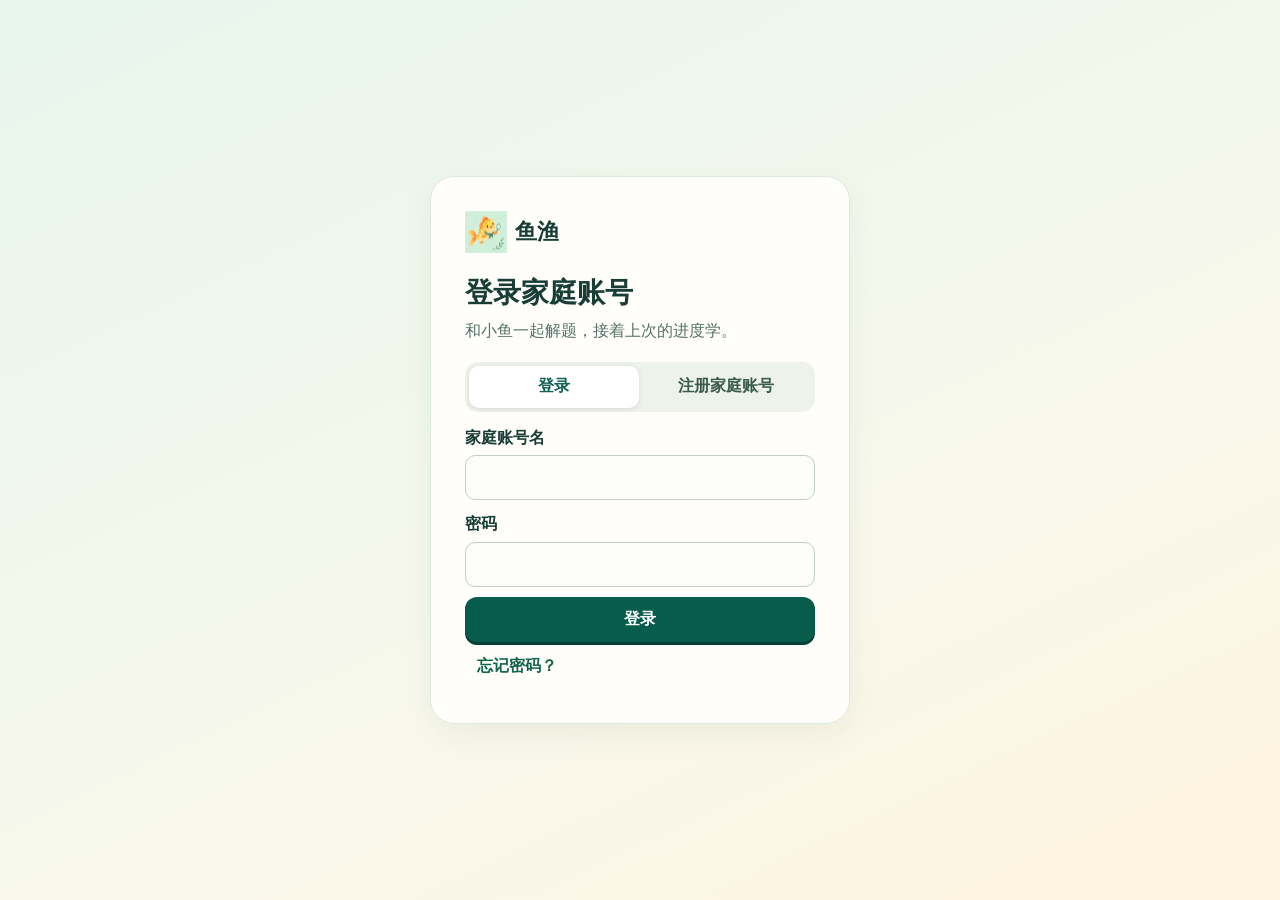
<file: public/login.html>
<!doctype html>
<html lang="zh-CN">
<head>
  <meta charset="utf-8">
  <meta name="viewport" content="width=device-width,initial-scale=1,viewport-fit=cover">
  <meta name="theme-color" content="#f7f8ef">
  <meta name="description" content="鱼渔陪你读懂题目，自己找到下一步。">
  <title>鱼渔 · 一小步，也很棒</title>
  <link rel="icon" href="fish-icon.png">
  <link rel="stylesheet" href="style.css?v=17">
  <script type="module" src="login.js?v=1"></script>
</head>
<body class="login-page">
  <main class="login-card">
    <div class="login-brand"><img src="fish-icon.png" alt="" width="42" height="42">鱼渔</div>
    <h1>登录家庭账号</h1>
    <p>和小鱼一起解题，接着上次的进度学。</p>
    <div id="family-auth">
      <div class="family-choices" role="group" aria-label="选择账号操作">
        <button id="family-login" type="button" aria-pressed="true">登录</button>
        <button id="family-create" type="button" aria-pressed="false">注册家庭账号</button>
      </div>
      <form id="family-form" class="account-form">
        <label for="family-name">家庭账号名</label>
        <input id="family-name" name="username" autocomplete="username" autocapitalize="none" spellcheck="false" required minlength="4" maxlength="24" pattern="[A-Za-z0-9][A-Za-z0-9_\-]{3,23}">
        <small id="name-help" hidden>4–24 个字母、数字、下划线或短横线，以字母或数字开头。</small>
        <div id="recovery-entry" hidden><label for="reset-code">家长保存的找回码</label><input id="reset-code" autocomplete="off" spellcheck="false" maxlength="64"></div>
        <label for="family-password" id="password-label">密码</label>
        <input id="family-password" name="password" type="password" autocomplete="current-password" required minlength="8" maxlength="64">
        <div id="confirm-entry" hidden><label for="confirm-password">再输入一次密码</label><input id="confirm-password" type="password" autocomplete="new-password" maxlength="64"></div>
        <button id="family-submit" class="button primary" type="submit">登录</button>
      </form>
      <button id="forgot-password" type="button" class="account-text">忘记密码？</button>
    </div>
    <p id="family-error" role="status" class="status"></p>
  </main>
</body>
</html>
</file>
<file: public/style.css>
:root {
  color-scheme: light;
  --ink: #183d36;
  --muted: #53716a;
  --paper: #f7f8ef;
  --mint: #dff3e8;
  --mint-dark: #075c4b;
  --line: #dce9df;
  --cream: #fffefa;
  --shadow: 0 10px 32px #244d3710;
  --sans:
    "Atkinson Hyperlegible Next", "PingFang SC", "Microsoft YaHei", system-ui,
    sans-serif;
}
* {
  box-sizing: border-box;
}
[hidden] {
  display: none !important;
}
body {
  margin: 0;
  background: var(--paper);
  font-family: var(--sans);
  color: var(--ink);
  line-height: 1.55;
}
button,
input,
textarea {
  font: inherit;
}
button,
a,
.photo-actions label {
  -webkit-tap-highlight-color: transparent;
}
button,
.photo-actions label {
  cursor: pointer;
}
a {
  color: inherit;
}
:focus-visible {
  outline: 3px solid #b76736;
  outline-offset: 4px;
}
.sr {
  position: absolute;
  width: 1px;
  height: 1px;
  padding: 0;
  margin: -1px;
  overflow: hidden;
  clip: rect(0, 0, 0, 0);
  white-space: nowrap;
  border: 0;
}
.wrap {
  max-width: 980px;
  margin: auto;
  padding: 0 28px;
}
.top {
  background: #fcfdf6;
  border-bottom: 1px solid #e5ebdf;
}
.top-inner {
  height: 70px;
  display: flex;
  align-items: center;
  justify-content: space-between;
}
.brand {
  display: inline-flex;
  align-items: center;
  gap: 10px;
  font-size: 24px;
  font-weight: 850;
  text-decoration: none;
  letter-spacing: 0.04em;
}
.brand-mark {
  display: grid;
  place-items: center;
  background: #e4f2e5;
  border-radius: 13px;
  width: 40px;
  height: 40px;
  font-size: 21px;
}
.shells {
  display: flex;
  align-items: center;
  gap: 7px;
  padding: 8px 14px;
  border: 1px solid #f1dfad;
  background: #fff3d4;
  border-radius: 30px;
  font-size: 14px;
  font-weight: 700;
}
.shells span:first-child {
  color: #a76324;
}
.hero {
  isolation: isolate;
  display: grid;
  grid-template-columns: 1fr 1.13fr;
  background: #e0f2e7;
  overflow: hidden;
  border-radius: 29px;
  margin: 34px 0 24px;
  min-height: 325px;
  position: relative;
}
.hero-copy {
  padding: 33px 0 31px 43px;
  z-index: 1;
}
.eyebrow {
  font-weight: 750;
  font-size: 14px;
  margin: 0 0 13px;
  letter-spacing: 0.06em;
  color: #276952;
}
.eyebrow span {
  color: #9c6724;
  margin-right: 5px;
}
.hero h1 {
  margin: 0;
  font-size: clamp(39px, 6.4vw, 64px);
  line-height: 1.17;
  font-weight: 900;
  letter-spacing: -0.045em;
}
.hero h1 em {
  font-style: normal;
  color: #176d55;
}
.intro {
  margin: 17px 0 0;
  color: #385c51;
  font-size: 17px;
  font-weight: 550;
}
.hero-art {
  background: #e0f2e7 url("mascot.webp") center center/cover no-repeat;
  min-height: 100%;
  position: relative;
}
.hero-art:after {
  content: "";
  position: absolute;
  inset: 0;
  background: linear-gradient(90deg, #e0f2e7 1%, transparent 17%);
}
.card {
  border: 1px solid var(--line);
  border-radius: 24px;
  background: var(--cream);
  padding: 25px 30px;
  box-shadow: var(--shadow);
}
.card-title {
  display: flex;
  align-items: center;
  gap: 13px;
  margin-bottom: 19px;
}
.tile {
  width: 47px;
  height: 47px;
  border-radius: 15px;
  display: grid;
  place-items: center;
  font-weight: 800;
  font-size: 25px;
  flex-shrink: 0;
}
.peach {
  background: #ffecd9;
  color: #a65631;
}
.mint {
  background: #e3f4e8;
  color: #176d55;
}
h2 {
  margin: 0;
  font-weight: 850;
  font-size: 23px;
  line-height: 1.32;
}
.card-title p {
  margin: 4px 0 0;
  color: var(--muted);
  font-size: 14px;
}
textarea {
  display: block;
  width: 100%;
  padding: 13px 15px;
  resize: vertical;
  min-height: 64px;
  max-height: 340px;
  border: 1px solid #cbded3;
  border-radius: 13px;
  background: #f8fbf6;
  color: var(--ink);
  font-size: 16px;
  line-height: 1.55;
}
textarea::placeholder {
  color: #5a736b;
}
.actions {
  display: flex;
  justify-content: space-between;
  align-items: center;
  gap: 9px;
  margin-top: 14px;
}
.photo-actions {
  display: flex;
  gap: 6px;
}
.button {
  border: 1px solid transparent;
  border-radius: 12px;
  font-weight: 750;
  display: inline-flex;
  align-items: center;
  justify-content: center;
  gap: 9px;
  padding: 10px 15px;
  min-height: 45px;
  line-height: 1.25;
}
.primary {
  background: var(--mint-dark);
  color: white;
  box-shadow: 0 3px 0 #014035;
}
.primary:hover {
  background: #08725c;
}
.secondary {
  color: var(--mint-dark);
  background: #e9f5eb;
  border-color: #d4e8dc;
}
.secondary:hover {
  background: #dff0e4;
}
.file-input:focus-visible + label {
  outline: 3px solid #b76736;
  outline-offset: 4px;
}
.file-input:disabled + label {
  opacity: 0.55;
  cursor: wait;
}
.button:disabled,
.practice button:disabled {
  opacity: 0.55;
  cursor: wait;
}
.quiet {
  background: none;
  border: 0;
  border-radius: 6px;
  padding: 7px 5px;
  color: var(--mint-dark);
  font-weight: 700;
}
.quiet:hover {
  text-decoration: underline;
}
.small {
  font-size: 12px;
  color: var(--muted);
}
.privacy {
  margin: 16px 0 0;
}
.practice {
  display: flex;
  align-items: center;
  flex-wrap: wrap;
  gap: 8px;
  border-top: 1px solid #e7eee5;
  margin-top: 17px;
  padding-top: 15px;
  font-size: 13px;
}
.practice > span {
  font-weight: 750;
  color: var(--muted);
  margin-right: 4px;
}
.practice button {
  min-height: 44px;
  padding: 7px 12px;
  border: 1px solid #dceadc;
  border-radius: 12px;
  color: var(--ink);
  background: #f6f7ed;
  white-space: nowrap;
  font-weight: 740;
}
.practice button:hover {
  background: #e8f3e7;
}
.photo-preview {
  display: flex;
  align-items: center;
  gap: 10px;
  margin-top: 12px;
  font-size: 14px;
}
.photo-preview img {
  width: 69px;
  height: 55px;
  object-fit: contain;
  background: #f4f8f1;
  border-radius: 7px;
}
.lesson {
  scroll-margin-top: 18px;
}
.lesson-top {
  display: flex;
  justify-content: space-between;
  align-items: flex-start;
  gap: 12px;
}
.stages {
  display: grid;
  grid-template-columns: repeat(3, 1fr);
  list-style: none;
  padding: 0;
  margin: 0 0 18px;
  gap: 8px;
}
.stages li {
  text-align: center;
  background: #f2f4ec;
  color: var(--muted);
  border-radius: 10px;
  padding: 8px 4px;
  font-size: 13px;
  font-weight: 700;
}
.stages li[aria-current="step"] {
  background: #d9f0e4;
  color: #075c4b;
}
.stages li.done {
  color: #075c4b;
  background: #eff8ed;
}
.problem-card {
  background: #fff5dc;
  border: 1px solid #f6e8c5;
  border-radius: 13px;
  padding: 12px 15px;
  overflow-wrap: anywhere;
}
.problem-card strong {
  font-size: 13px;
  color: #765323;
}
.problem-card p,
.messages p {
  white-space: pre-wrap;
  margin: 3px 0 0;
}
.messages {
  display: grid;
  gap: 10px;
  margin: 17px 0;
  justify-items: start;
  overflow-wrap: anywhere;
}
.bubble {
  max-width: 90%;
  border-radius: 4px 15px 15px 15px;
  background: #e8f5eb;
  padding: 11px 14px;
}
.bubble strong {
  font-size: 13px;
  color: #176149;
}
.bubble.mine {
  justify-self: end;
  background: #f3f4ee;
  border-radius: 15px 4px 15px 15px;
}
.bubble.mine strong {
  color: #435f55;
}
.attempt-label {
  display: block;
  font-weight: 750;
  margin: 0 0 7px;
}
.status:not(:empty) {
  margin-top: 14px;
  padding: 10px 14px;
  background: #fff0d9;
  border-radius: 12px;
  color: #714320;
}
.status button {
  margin-left: 8px;
}
footer {
  display: flex;
  justify-content: space-between;
  align-items: center;
  padding: 18px 0 25px;
  color: var(--muted);
  font-size: 13px;
}
dialog {
  border: 1px solid var(--line);
  border-radius: 20px;
  background: var(--cream);
  padding: 24px;
  max-width: min(420px, calc(100% - 32px));
  color: var(--ink);
}
dialog::backdrop {
  background: #12342c60;
}
dialog p {
  font-size: 15px;
}
@media (max-width: 600px) {
  .wrap {
    padding: 0 15px;
  }
  .top-inner {
    height: 59px;
  }
  .brand {
    font-size: 21px;
  }
  .brand-mark {
    height: 33px;
    width: 33px;
    font-size: 18px;
  }
  .shells {
    font-size: 12px;
    padding: 6px 10px;
  }
  .hero {
    grid-template-columns: 1fr 0.86fr;
    min-height: 212px;
    margin: 16px 0 14px;
    border-radius: 20px;
  }
  .hero-copy {
    padding: 20px 0 18px 15px;
  }
  .eyebrow {
    font-size: 11px;
    margin-bottom: 8px;
    letter-spacing: 0;
  }
  .hero h1 {
    font-size: clamp(27px, 7.4vw, 38px);
    letter-spacing: -0.045em;
  }
  .intro {
    font-size: 12px;
    margin-top: 12px;
  }
  .hero-art {
    background-size: auto 100%;
    background-position: 63% center;
  }
  .card {
    padding: 17px 14px;
    border-radius: 18px;
  }
  .card-title {
    gap: 9px;
    margin-bottom: 13px;
  }
  .tile {
    height: 39px;
    width: 39px;
    border-radius: 12px;
    font-size: 21px;
  }
  h2 {
    font-size: 19px;
  }
  .card-title p {
    font-size: 12px;
  }
  .button {
    padding: 9px 10px;
    font-size: 13px;
    gap: 6px;
  }
  .practice {
    font-size: 12px;
    gap: 6px;
  }
  .practice button {
    padding: 6px 10px;
  }
  .privacy {
    line-height: 1.45;
  }
  .bubble {
    max-width: 96%;
  }
}

.brand, .shells, .nav button {
  cursor: pointer;
}
.brand {
  background: none;
  border: 0;
  color: var(--ink);
  padding: 0;
}
.nav {
  display: flex;
  gap: 7px;
}
.nav button {
  background: none;
  border: 0;
  padding: 10px 13px;
  border-radius: 12px;
  color: var(--muted);
  font-weight: 740;
  white-space: nowrap;
}
.nav button span {
  margin-right: 3px;
  font-size: 17px;
}
.nav button[aria-current="page"],
.nav button:hover {
  background: #e4f1e7;
  color: var(--mint-dark);
}
.nav button:disabled, .shells:disabled, .brand:disabled {
  opacity: 0.6;
  cursor: wait;
}
#lesson, #history, #reef {
  margin-top: 27px;
}
.lesson-grid, .lesson-work, .question-rail {
  min-width: 0;
}
.row-heading {
  display: flex;
  align-items: center;
  justify-content: space-between;
  gap: 8px;
}
.listen {
  display: inline-flex;
  align-items: center;
  min-height: 38px;
  padding: 5px 9px;
  border: 1px solid #bcdccc;
  border-radius: 11px;
  background: #f2faf3;
  color: var(--mint-dark);
  font-size: 13px;
  font-weight: 750;
  line-height: 1.25;
  white-space: nowrap;
}
.listen[aria-pressed="true"], .mic-button[aria-pressed="true"] {
  background: #fce6dc;
  color: #804322;
  border-color: #efc6b0;
}
.current-step {
  padding: 16px 19px;
  background: #e5f5eb;
  border: 1px solid #cee8da;
  border-radius: 17px;
  overflow-wrap: anywhere;
  scroll-margin: 16px;
}
.current-step strong {
  color: var(--mint-dark);
  font-size: 14px;
}
#step-note {
  margin: 9px 0 0;
  color: #436b5e;
  white-space: pre-line;
}
#step-task {
  margin: 6px 0 0;
  color: var(--ink);
  font-size: 21px;
  font-weight: 800;
  line-height: 1.5;
}
.composer {
  margin-top: 14px;
}
.step-choice-group {
  margin: 0 0 12px;
  padding: 0;
  border: 0;
  min-width: 0;
}
.step-choice-group legend {
  display: block;
  padding: 0;
  margin: 0 0 7px;
  font-weight: 750;
}
.step-choices {
  display: flex;
  flex-wrap: wrap;
  gap: 8px;
}
.step-option {
  min-height: 44px;
  max-width: 100%;
  padding: 7px 13px;
  border-radius: 12px;
  border: 1px solid #c6dfd1;
  background: #f1f8ef;
  color: var(--mint-dark);
  font-weight: 720;
  overflow-wrap: anywhere;
  text-align: left;
}
.step-option:hover {
  background: #e4f1e5;
}
.step-option[aria-pressed="true"] {
  background: var(--mint-dark);
  border-color: var(--mint-dark);
  color: white;
}
.step-option:disabled {
  opacity: .58;
  cursor: wait;
}
.step-choice-group:not([hidden]) ~ #attempt {
  min-height: 48px;
  padding-block: 9px;
}
.composer-actions {
  justify-content: flex-start;
}
.composer-actions .primary {
  margin-left: auto;
}
.composer-actions .secondary:not([aria-pressed="true"]) {
  background: transparent;
  border-color: transparent;
}
.composer-actions .secondary:hover:not([aria-pressed="true"]) {
  background: #e8f3e9;
}
#more-hint {
  flex-shrink: 0;
  white-space: nowrap;
}
.lesson-actions {
  display: flex;
  flex-wrap: wrap;
  justify-content: flex-end;
  align-items: center;
  gap: 8px;
}
.lesson-actions button {
  white-space: nowrap;
}
.conversation {
  margin-top: 16px;
  border-top: 1px solid #dfe9df;
}
.conversation summary {
  cursor: pointer;
  color: var(--muted);
  font-weight: 740;
  padding: 12px 4px;
  min-height: 44px;
}
.conversation .messages {
  margin-top: 10px;
}
.conversation .bubble {
  width: 100%;
  max-width: none;
  border-radius: 12px;
  border: 1px solid #e5ebe2;
  background: #f6f8f2;
}
.notice {
  padding: 12px;
  margin-top: 13px;
  border: 1px solid var(--line);
  border-radius: 14px;
}
.notice p {
  margin: 0 0 10px;
}
.completion {
  width: min(100%, 656px);
  margin: clamp(16px, 5vw, 42px) auto 0;
  padding: clamp(21px, 5vw, 38px) clamp(18px, 6vw, 48px);
  border: 1px solid #c9e7d8;
  border-radius: 25px;
  background: radial-gradient(ellipse at 50% 0%, #d7f4e5 0%, transparent 65%), #fffefa;
  box-shadow: var(--shadow);
  text-align: center;
}
.completion-art {
  position: relative;
  width: min(100%, 366px);
  margin: 0 auto 14px;
}
.completion-art img {
  display: block;
  width: 100%;
  height: auto;
  aspect-ratio: 1.65;
  object-fit: cover;
  border-radius: 21px;
}
.completion-art::before,
.completion-art::after {
  position: absolute;
  color: #ad7616;
  font-size: clamp(18px, 4vw, 28px);
  text-shadow: 0 1px 6px #fffefa;
}
.completion-art::before {
  content: "✦";
  inset: 8% auto auto 7%;
}
.completion-art::after {
  content: "✧";
  inset: auto 8% 7% auto;
}
.completion.just-earned .completion-art {
  animation: completion-bob 620ms ease-out both;
}
@keyframes completion-bob {
  0% { transform: translateY(12px) scale(.94); }
  48% { transform: translateY(-7px) scale(1.02); }
  100% { transform: translateY(0) scale(1); }
}
.completion h2 {
  font-size: clamp(30px, 7vw, 44px);
  letter-spacing: -.025em;
}
.completion-encouragement {
  margin: 8px 0 14px;
  color: var(--muted);
  font-size: clamp(15px, 4vw, 19px);
}
.completion-reward {
  display: inline-flex;
  align-items: center;
  gap: 6px;
  padding: 5px 12px;
  border: 1px solid #ecdcae;
  border-radius: 20px;
  color: #765323;
  background: #fff3d4;
  font-size: 14px;
  font-weight: 750;
}
.completion-unlock {
  margin: 6px 0 0;
  color: var(--muted);
  font-size: 14px;
}
.completion-actions {
  display: grid;
  gap: 5px;
  width: min(100%, 280px);
  margin: 18px auto 0;
}
.completion-actions .button, .completion-actions .quiet {
  min-height: 48px;
}
.completion-actions .button {
  font-size: 17px;
}
.history-actions, .dialog-actions {
  display: flex;
  flex-wrap: wrap;
  align-items: center;
  gap: 10px;
}
.dialog-actions {
  justify-content: space-between;
}
.history-tools {
  display: flex;
  flex-wrap: wrap;
  justify-content: space-between;
  align-items: center;
  gap: 11px;
  margin-bottom: 16px;
}
#history-search {
  width: min(100%, 300px);
  background: #f8fbf6;
  color: var(--ink);
  border: 1px solid #cbded3;
  border-radius: 12px;
  min-height: 46px;
  padding: 8px 12px;
  font-size: 16px;
}
.history-filters {
  display: flex;
  gap: 6px;
}
.history-filters [aria-pressed="true"] {
  background: var(--mint-dark);
  color: white;
}
.history-list {
  display: grid;
  gap: 12px;
}
.history-item {
  padding: 14px;
  background: #f8faf4;
  border: 1px solid #e2ebe0;
  border-radius: 16px;
}
.history-meta {
  display: flex;
  align-items: center;
  gap: 8px;
  color: var(--muted);
  font-size: 13px;
}
.flag {
  background: #fff2d7;
  border-radius: 20px;
  padding: 4px 8px;
  color: #70521c;
  font-weight: 750;
}
.flag.solved {
  background: #daeee1;
  color: #1d654c;
}
.history-problem {
  display: -webkit-box;
  -webkit-line-clamp: 3;
  -webkit-box-orient: vertical;
  margin: 10px 0;
  overflow: hidden;
  overflow-wrap: anywhere;
}
.history-actions .quiet {
  min-height: 44px;
  margin-left: auto;
}
.history-actions .history-challenge {
  border-color: #add0bb;
  background: #dff0e2;
}
.empty-state {
  background: #f5f8f0;
  color: var(--muted);
  padding: 18px;
  border-radius: 12px;
}
.reef-banner {
  position: relative;
  display: grid;
  grid-template-columns: 1fr auto;
  gap: 12px;
  align-items: center;
  padding: clamp(20px, 4vw, 40px);
  background: radial-gradient(circle at 82% 25%, #f7fada, transparent 38%), linear-gradient(115deg, #d6eee6, #e6f3d6);
  border-radius: 23px;
  overflow: hidden;
}
.reef-banner h2 {
  font-size: clamp(29px, 5vw, 47px);
}
.reef-banner p {
  margin: 9px 0 0;
  color: #315b4e;
}
.reef-art {
  display: flex;
  align-items: center;
  gap: 8px;
  transform: rotate(-9deg);
  font-size: clamp(42px, 12vw, 105px);
}
.reef-art span {
  font-size: 0.27em;
  color: #9a7226;
}
.reef-details {
  margin-top: 14px;
}
.reef-details h3 {
  margin: 0;
  font-size: 20px;
}
#reef-progress-label {
  margin: 12px 0 6px;
}
#reef-progress {
  inline-size: 100%;
  block-size: 15px;
  accent-color: #0c785e;
}
.stickers {
  display: grid;
  grid-template-columns: repeat(3, minmax(0, 1fr));
  gap: 10px;
  margin-top: 14px;
}
.sticker {
  min-width: 0;
  display: grid;
  justify-items: center;
  align-content: center;
  text-align: center;
  border-radius: 17px;
  padding: 15px 5px;
}
.sticker.lilac {
  background: #eee7f7;
}
.sticker.locked {
  border: 1px dashed #cbdcd1;
  background: #f4f6ef;
  color: #597168;
}
.sticker-icon {
  display: grid;
  place-items: center;
  height: 62px;
  width: 62px;
  border-radius: 50%;
  background: #fffa;
  font-size: 36px;
  margin-bottom: 7px;
}
.locked .sticker-icon {
  background: transparent;
  color: #68877c;
}
.sticker-caption {
  font-size: 12px;
}

@media (min-width: 700px) {
  .lesson-grid {
    display: grid;
    grid-template-columns: minmax(215px, 0.75fr) minmax(0, 1.25fr);
    gap: 20px;
    align-items: start;
  }
  .question-rail {
    position: sticky;
    top: 14px;
  }
  .history-list {
    grid-template-columns: repeat(2, minmax(0, 1fr));
  }
  .history-item {
    display: flex;
    flex-direction: column;
  }
  .history-actions {
    margin-top: auto;
  }
  #camera + label {
    display: none;
  }
  #camera {
    display: none;
  }
}
@media (min-width: 700px) and (pointer: coarse) {
  #camera + label {
    display: inline-flex;
  }
  #camera {
    display: block;
  }
  .button, .listen, .nav button {
    min-height: 48px;
  }
}
@media (max-width: 699px) {
  html {
    scroll-padding-bottom: calc(76px + env(safe-area-inset-bottom, 0px));
  }
  body {
    padding-bottom: calc(74px + env(safe-area-inset-bottom));
  }
  .nav {
    position: fixed;
    z-index: 3;
    left: 0;
    right: 0;
    bottom: 0;
    justify-content: center;
    padding: 6px max(12px, env(safe-area-inset-right)) calc(7px + env(safe-area-inset-bottom)) max(12px, env(safe-area-inset-left));
    background: #fcfdf6;
    border-top: 1px solid #dae7dd;
    box-shadow: 0 -4px 18px #153c3012;
  }
  .nav button {
    display: grid;
    gap: 1px;
    align-content: center;
    flex: 1;
    max-width: 155px;
    min-height: 53px;
    padding: 4px 8px;
    font-size: 13px;
  }
  .nav button span {
    margin: 0;
    font-size: 19px;
    line-height: 1;
  }
  #lesson, #history, #reef {
    margin-top: 14px;
  }
  .question-rail {
    margin-bottom: 12px;
  }
  .stages {
    margin-bottom: 10px;
  }
  .current-step {
    padding: 12px 13px;
  }
  #step-task {
    font-size: 19px;
  }
  .listen {
    min-height: 44px;
  }
}
@media (max-width: 460px) {
  .start-actions {
    display: grid;
    grid-template-columns: minmax(0, 1fr);
  }
  .start-actions .primary {
    width: 100%;
  }
  .photo-actions {
    display: grid;
    grid-template-columns: repeat(3, minmax(0, 1fr));
    width: 100%;
  }
  .composer-actions {
    flex-wrap: wrap;
  }
  .sticker {
    font-size: 13px;
  }
}
@media (prefers-reduced-motion: reduce) {
  .completion.just-earned .completion-art {
    animation: none;
  }
}

.account-tools {
  display: flex;
  align-items: center;
  gap: 8px;
}
.family-link {
  min-height: 44px;
  padding: 5px 11px;
  border-radius: 11px;
  border: 1px solid #d9e7dd;
  background: #f5f8ee;
  color: var(--mint-dark);
  white-space: nowrap;
  font-weight: 750;
}
.family-link:hover {
  background: #e7f2e7;
}
.family-link > span:first-child {
  font-size: 20px;
  line-height: 1;
}
.shells {
  white-space: nowrap;
}
.continue-card {
  display: grid;
  grid-template-columns: auto minmax(0, 1fr) auto;
  align-items: center;
  gap: 12px;
  margin-top: 20px;
  padding: 13px 16px;
  border-radius: 17px;
  border: 1px solid #c4e4d6;
  background: #e8f5e9;
}
.continue-card:not([hidden]) + .hero {
  margin-top: 14px;
}
.continue-icon {
  display: grid;
  place-items: center;
  align-self: center;
  block-size: 42px;
  inline-size: 42px;
  border-radius: 50%;
  background: #d0ead9;
  color: #126451;
  font-size: 23px;
  font-weight: 800;
}
.continue-copy h2 {
  font-size: 16px;
}
.continue-copy p {
  color: var(--muted);
  font-size: 14px;
  margin: 3px 0 0;
  white-space: nowrap;
  overflow: hidden;
  text-overflow: ellipsis;
}
.stages li {
  border: 1px solid transparent;
}
.stages li[aria-current="step"] {
  border-color: #97d2b9;
  box-shadow: inset 0 -2px 0 #97d2b9;
}
.stages li.done::before {
  content: "✓ ";
}
.current-step {
  border: 2px solid #a9d9c5;
  box-shadow: 0 4px 0 #d0eadc;
}
.current-step[data-feedback="correct_step"], .current-step[data-feedback="solved"] {
  border-color: #91cba9;
  background: #e4f6e4;
}
.current-step[data-feedback="try_again"], .current-step[data-feedback="hint"] {
  border-color: #e4cb89;
  background: #fff7df;
  box-shadow: 0 4px 0 #f2e5bf;
}
.last-answer {
  display: flex;
  gap: 10px;
  align-items: baseline;
  margin-top: 12px;
  padding: 8px 10px;
  border-radius: 10px;
  background: #f1f4ec;
  color: #496657;
  font-size: 14px;
}
.last-answer strong {
  flex: 0 0 auto;
}
.last-answer p {
  white-space: pre-wrap;
  overflow-wrap: anywhere;
  margin: 0;
}
#family-dialog {
  width: min(450px, calc(100% - 28px));
}
#photo-crop {
  width: 620px;
  max-width: calc(100% - 24px);
  max-height: calc(100dvh - 24px);
  padding: 16px;
  overflow-y: auto;
}
#photo-crop h2 {
  margin: 0;
  font-size: 23px;
}
#photo-crop .row-heading .quiet {
  min-height: 44px;
}
#crop-help {
  margin: 4px 0 14px;
}
.crop-stage {
  position: relative;
  overflow: hidden;
  margin: 0 auto;
  max-width: 100%;
  background: #d9e7df;
  isolation: isolate;
}
.crop-stage img {
  display: block;
  width: 100%;
  height: 100%;
  user-select: none;
  -webkit-user-drag: none;
}
.crop-selection {
  position: absolute;
  border: 3px solid #fff;
  box-shadow: 0 0 0 999px #12342c99;
  background: linear-gradient(to right, transparent 33%, #ffffff55 33%, #ffffff55 calc(33% + 1px), transparent calc(33% + 1px), transparent 66%, #ffffff55 66%, #ffffff55 calc(66% + 1px), transparent calc(66% + 1px)), linear-gradient(to bottom, transparent 33%, #ffffff55 33%, #ffffff55 calc(33% + 1px), transparent calc(33% + 1px), transparent 66%, #ffffff55 66%, #ffffff55 calc(66% + 1px), transparent calc(66% + 1px));
  cursor: move;
  touch-action: none;
  outline-offset: -6px;
}
.crop-handle {
  position: absolute;
  width: 44px;
  height: 44px;
  padding: 0;
  border: 0;
  border-radius: 0;
  background: transparent;
  box-shadow: none;
  touch-action: none;
}
.crop-handle::after {
  content: '';
  position: absolute;
  width: 14px;
  height: 14px;
  border: 3px solid #fff;
  background: var(--mint-dark);
  border-radius: 4px;
}
.crop-nw { top: -3px; left: -3px; cursor: nw-resize; }
.crop-ne { top: -3px; right: -3px; cursor: ne-resize; }
.crop-sw { bottom: -3px; left: -3px; cursor: sw-resize; }
.crop-se { bottom: -3px; right: -3px; cursor: se-resize; }
.crop-nw::after { top: 0; left: 0; }
.crop-ne::after { top: 0; right: 0; }
.crop-sw::after { bottom: 0; left: 0; }
.crop-se::after { bottom: 0; right: 0; }
.crop-actions {
  display: flex;
  flex-wrap: wrap;
  gap: 10px;
  justify-content: flex-end;
  margin-top: 14px;
}
#crop-status:empty { display: none; }
@media (max-width: 460px) {
  #photo-crop { padding: 12px; }
  #photo-crop h2 { font-size: 21px; }
  .crop-actions .button { flex: 1; padding: 11px 8px; font-size: 15px; }
  #crop-help { font-size: 14px; }
}
#family-submit {
  width: 100%;
  margin: 10px 0 3px;
}
#family-import-area {
  margin: 10px 0 14px;
}
@media (max-width: 699px) {
  .family-link {
    min-height: 40px;
    font-size: 13px;
  }
  .shell-unit {
    display: none;
  }
  .continue-card {
    gap: 8px;
    padding: 10px;
  }
  .continue-icon {
    block-size: 34px;
    inline-size: 34px;
    font-size: 19px;
  }
  .continue-copy h2 {
    font-size: 14px;
  }
  .continue-copy p {
    font-size: 12px;
  }
}
@media (max-width: 375px) {
  .family-link {
    padding-inline: 7px;
  }
  .account-tools {
    gap: 5px;
  }
  .continue-card {
    grid-template-columns: minmax(0, 1fr) auto;
  }
  .continue-icon {
    display: none;
  }
}

.wardrobe-panel { margin: 18px 0; padding: 25px; background: #fffcf5; }
.wardrobe-heading { display: flex; align-items: center; justify-content: space-between; gap: 14px; margin-bottom: 18px; }
.wardrobe-heading h3 { margin: 0; font-size: 27px; color: #204f45; }
.wardrobe-heading p { margin: 5px 0 0; color: #648176; font-size: 15px; }
.wardrobe-balance { flex: none; padding: 10px 15px; border: 1px solid #efd78e; border-radius: 24px; background: #fff2bf; font-weight: 800; color: #765021; }
.wardrobe-layout { display: grid; grid-template-columns: minmax(0, 1fr) minmax(0, 1fr); gap: 25px; }
.wardrobe-shop { min-width: 0; }
.wardrobe-tabs { display: flex; gap: 7px; padding: 6px; background: #f1f2e7; border-radius: 16px; margin-bottom: 13px; }
.wardrobe-tab { flex: 1; min-width: 0; min-height: 51px; border: 0; border-radius: 12px; color: #6c7c70; font: inherit; font-size: 14px; font-weight: 750; background: transparent; cursor: pointer; }
.wardrobe-tab span { display: block; font-size: 21px; line-height: 1.2; margin-bottom: 2px; }
.wardrobe-tab[aria-selected="true"] { background: #fff; color: #155d4d; box-shadow: 0 2px 5px #254f3212; }
.wardrobe-grid { display: grid; grid-template-columns: repeat(3, minmax(0, 1fr)); gap: 10px; }
.wardrobe-item { position: relative; min-width: 0; padding: 9px 4px 11px; border-radius: 17px; border: 2px solid #e4e9db; background: #fff; color: #35584e; font: inherit; cursor: pointer; transition: border-color .15s, transform .15s; }
.wardrobe-item[aria-pressed="true"] { border-color: #239674; background: #edf9ed; box-shadow: 0 3px 0 #239674; transform: translateY(-2px); }
.wardrobe-item strong { display: block; font-size: 14px; font-weight: 800; overflow-wrap: anywhere; }
.wardrobe-price { display: block; font-size: 12px; color: #8a6937; margin-top: 5px; }
.wardrobe-item-art { position: relative; display: block; aspect-ratio: 1.15; margin: 0 3px 7px; background: #fbf7e9; border-radius: 12px; overflow: hidden; }
.wardrobe-detail { margin-top: 20px; min-height: 120px; }
.wardrobe-detail h4 { margin: 0 0 5px; font-size: 19px; }
.wardrobe-detail p { margin: 0 0 14px; font-size: 14px; color: #658074; }
.wardrobe-action { width: 100%; min-height: 48px; }
.wardrobe-preview { display: flex; flex-direction: column; align-items: center; min-width: 0; border-radius: 25px; background: #e8f5ed; overflow: hidden; padding-bottom: 13px; }
.wardrobe-avatar { position: relative; isolation: isolate; overflow: hidden; width: 100%; aspect-ratio: 1; background: radial-gradient(ellipse at 48% 28%, #f0fff7, #d6f4e5 63%, #b8dfcd); }
.wardrobe-avatar::before, .wardrobe-avatar::after { content: ''; position: absolute; border: 2px solid #fff8; border-radius: 50%; z-index: -1; width: 11%; aspect-ratio: 1; top: 20%; left: 12%; }
.wardrobe-avatar::after { width: 5%; left: 81%; top: 37%; }
.wardrobe-fish { display: block; position: absolute; width: 100%; height: 100%; inset: 0; object-fit: contain; filter: drop-shadow(0 8px 5px #71846a28); }
.wardrobe-water { position: absolute; width: 63%; height: 8%; bottom: 2%; left: 18.5%; background: #94c7b74a; border: 1px solid #fff8; border-radius: 50%; }
.wardrobe-layers { position: absolute; inset: 0; pointer-events: none; }
.wardrobe-preview-caption { margin: 8px 10px 2px; font-weight: 800; font-size: 16px; color: #376554; text-align: center; }
.wardrobe-reset { font-size: 13px; padding: 3px 10px; min-height: 32px; }
.wardrobe-status { margin: 12px 0 0; font-size: 14px; font-weight: 700; color: #246f55; }
.wardrobe-status:empty { display: none; }
.wardrobe-confirm { max-width: 370px; width: calc(100% - 36px); padding: 25px; color: #264e42; border: 1px solid #d9e5d5; border-radius: 24px; background: #fffdf5; }
.wardrobe-confirm::backdrop { background: #13392d75; backdrop-filter: blur(3px); }
.wardrobe-confirm h3 { font-size: 23px; margin: 0 0 13px; }
.wardrobe-confirm p { color: #617565; line-height: 1.8; font-size: 16px; margin-bottom: 23px; }
.wardrobe-confirm .actions { justify-content: end; }
.wardrobe-panel button:focus-visible { outline: 3px solid #ebad44; outline-offset: 4px; }
.wardrobe-panel button:disabled { opacity: .5; cursor: default; }

.gear { position: absolute; display: block; filter: drop-shadow(0 3px 1px #584c3f28); }
.gear i { position: absolute; display: block; font-style: normal; }
.gear-hat { left: 27%; top: 26%; width: 46%; height: 18%; transform: rotate(-6deg); }
.gear-sunhat::before { content: ''; position: absolute; background: repeating-linear-gradient(8deg, #f4cf75 0 4px, #f9d983 5px 8px); width: 68%; height: 77%; border: 2px solid #cd9a41; border-radius: 43% 43% 15% 15%; left: 16%; top: 0; }
.gear-sunhat::after { content: ''; position: absolute; background: linear-gradient(#f3cc73, #e8b655); width: 100%; height: 30%; bottom: 0; border-radius: 50%; border: 2px solid #cd9a41; }
.gear-sunhat i:first-child { width: 69%; height: 15%; background: #2b9475; bottom: 22%; left: 16%; z-index: 1; }
.gear-sunhat i:nth-child(2) { width: 13%; aspect-ratio: 1; border-radius: 50%; background: #ff895e; bottom: 20%; right: 21%; z-index: 2; }
.gear-captain { height: 20%; top: 25%; }
.gear-captain::before { content: ''; position: absolute; inset: 0 6% 20%; border-radius: 50% 50% 20% 20%; background: linear-gradient(#fffdf0, #e7e9dc); border: 2px solid #d5d8c4; }
.gear-captain::after { content: ''; position: absolute; left: 12%; bottom: 0; width: 76%; height: 25%; background: linear-gradient(#2b6175, #173a55); border-radius: 10% 10% 55% 55%; }
.gear-captain i:first-child { width: 82%; height: 18%; background: #e6b550; bottom: 24%; left: 9%; z-index: 1; }
.gear-captain i:nth-child(2)::before { content: '⚓'; font-style: normal; font-size: clamp(16px, 3vw, 35px); color: #2d6980; }
.gear-captain i:nth-child(2) { left: 39%; top: 11%; }
.gear-crown { width: 40%; left: 30%; top: 27%; height: 17%; }
.gear-crown::before { content: ''; position: absolute; inset: 0; background: linear-gradient(100deg, #e9a83f, #ffe480 49%, #f2b848); clip-path: polygon(0 12%, 25% 43%, 49% 0, 75% 43%, 100% 12%, 86% 100%, 14% 100%); }
.gear-crown::after { content: ''; position: absolute; width: 75%; height: 16%; background: #d8953a; left: 12.5%; bottom: 0; border-radius: 4px; }
.gear-crown i:first-child { background: #e67470; left: 42%; top: 52%; width: 16%; aspect-ratio: 1; transform: rotate(45deg); border-radius: 3px; }

.gear-glasses { left: 26%; top: 47.8%; width: 48%; height: 16%; }
.gear-glasses i:first-child, .gear-glasses i:nth-child(2) { width: 43%; height: 100%; border: clamp(3px, .55vw, 6px) solid #387c7c; border-radius: 50%; background: #d9fff42b; box-shadow: inset 1px 1px 0 #ffffff91; }
.gear-glasses i:first-child { left: 0; }
.gear-glasses i:nth-child(2) { right: 0; }
.gear-glasses i:nth-child(3) { height: 9%; width: 14%; top: 37%; left: 43%; border-radius: 10px; background: #387c7c; }
.gear-heart i:first-child, .gear-heart i:nth-child(2) { height: 99%; border: 0; background: linear-gradient(145deg, #df6f95, #ba456d); border-radius: 0; clip-path: polygon(50% 97%, 2% 42%, 3% 18%, 17% 4%, 34% 4%, 50% 20%, 66% 4%, 83% 4%, 97% 18%, 98% 42%); }
.gear-heart i:nth-child(3) { background: #bb4d76; }
.gear-goggles i:first-child, .gear-goggles i:nth-child(2) { background: #96e7e340; border-color: #f0fcdb; border-radius: 37%; box-shadow: 0 0 0 3px #26999e, inset 2px 3px 0 #ffffffa8; }
.gear-goggles i:nth-child(3) { background: #26999e; height: 14%; }

.gear-neck { left: 29%; top: 77%; width: 42%; height: 15%; }
.gear-scarf::before { content: ''; position: absolute; left: 3%; width: 94%; top: 0; height: 30%; background: linear-gradient(#70b6cf, #4294ac); border-radius: 40%; transform: rotate(-5deg); }
.gear-scarf::after { content: ''; position: absolute; width: 23%; height: 85%; left: 56%; top: 15%; background: repeating-linear-gradient(0deg, #70bbcc 0 13%, #519dac 14% 22%); border-radius: 0 0 10px 7px; transform: rotate(-15deg); }
.gear-bow::before, .gear-bow::after { content: ''; position: absolute; top: 0; width: 44%; height: 55%; background: linear-gradient(120deg, #f78a84, #de5d79); border: 2px solid #c6536d; }
.gear-bow::before { left: 6%; border-radius: 30% 10% 10% 30%; transform: rotate(10deg); }
.gear-bow::after { right: 6%; border-radius: 10% 30% 30% 10%; transform: rotate(-10deg); }
.gear-bow i:first-child { left: 41%; top: 3%; width: 18%; height: 52%; background: #e0657a; border-radius: 35%; z-index: 1; }
.gear-pearl { height: 13%; width: 43%; left: 28.5%; top: 74%; }
.gear-pearl::before { content: ''; position: absolute; left: 0; top: -20%; width: 100%; height: 83%; border-bottom: 7px dotted #fffdf1; border-radius: 50%; filter: drop-shadow(0 2px 1px #a68c77); }
.gear-pearl i:first-child { width: 14%; aspect-ratio: 1; background: linear-gradient(145deg, #fff6c0, #eebd55); transform: rotate(45deg); border: 2px solid #dba144; left: 43%; top: 56%; border-radius: 4px; }

.wardrobe-avatar[data-scene="coral"] { background: radial-gradient(ellipse at 60% 25%, #fff5d3, #f6d2bb 67%, #f1b4af); }
.wardrobe-avatar[data-scene="coral"]::before { border: 0; border-radius: 40%; background: #e69298; width: 6%; height: 27%; bottom: 5%; top: auto; left: 7%; transform: rotate(-18deg); box-shadow: -12px 15px 0 #edaa9d, 14px 7px 0 #e9a094; }
.wardrobe-avatar[data-scene="coral"]::after { border: 0; background: #d19aaa; top: auto; bottom: 3%; left: auto; right: 7%; height: 25%; width: 6%; transform: rotate(13deg); box-shadow: -15px 22px 0 #dca7b2, 11px 8px 0 #e5b7ad; }
.wardrobe-avatar[data-scene="twilight"] { background: radial-gradient(ellipse at 60% 28%, #97b8e1, #657aa8 65%, #454c83); }
.wardrobe-avatar[data-scene="twilight"]::before { border: 0; background: #fff4be; width: 3%; top: 18%; height: 3%; box-shadow: 77px -12px 0 #fff3b3, 195px 52px 0 #fff3b3, 15px 110px 0 #fff3b3, 188px 168px 0 #fff3b3; }
.wardrobe-avatar[data-scene="bubbles"] { background: radial-gradient(ellipse at 60% 25%, #e5fcff, #c4e7f2 65%, #94ccd8); }
.wardrobe-avatar[data-scene="bubbles"]::before { width: 18%; top: 12%; left: 9%; border-width: 3px; box-shadow: 170px 12px 0 -14px #ffffff6b, 220px 99px 0 -9px #ffffff4b, -17px 142px 0 -5px #ffffff4b; }
.gear-scene { width: 78%; height: 69%; top: 15%; left: 11%; border: 2px solid #c3dfd7; border-radius: 16px; background: #d7f0e3; }
.gear-coral { background: linear-gradient(#ffeed0, #f4bbb5); border-color: #e5aaa9; }
.gear-coral::after { content: '🪸'; position: absolute; font-size: 38px; left: 20%; bottom: -3%; }
.gear-twilight { background: linear-gradient(#718cac, #4a527d); border-color: #545a88; }
.gear-twilight::after { content: '✦'; position: absolute; font-size: 38px; color: #ffe9a9; left: 28%; top: 5%; }
.gear-bubbles { background: linear-gradient(#dcf9ff, #a9d6df); border-color: #9bcfdc; }
.gear-bubbles::before, .gear-bubbles::after { content: ''; position: absolute; border: 2px solid #fff; border-radius: 50%; width: 26%; aspect-ratio: 1; top: 21%; left: 15%; }
.gear-bubbles::after { width: 34%; top: 41%; left: 49%; }
.wardrobe-item-art .gear { filter: drop-shadow(0 2px 1px #584c3f18); }
.wardrobe-item-art .gear-hat { width: 75%; height: 51%; top: 24%; left: 12.5%; }
.wardrobe-item-art .gear-glasses { left: 9%; top: 30%; width: 82%; height: 42%; }
.wardrobe-item-art .gear-glasses i:first-child, .wardrobe-item-art .gear-glasses i:nth-child(2) { border-width: 3px; }
.wardrobe-item-art .gear-neck { top: 25%; left: 12.5%; width: 75%; height: 65%; }
.wardrobe-item-art .gear-pearl { top: 18%; }
.wardrobe-item-art .gear-captain i:nth-child(2)::before { font-size: 23px; }

@media (max-width: 699px) {
  .wardrobe-panel { padding: 16px; }
  .wardrobe-heading h3 { font-size: 23px; }
  .wardrobe-heading p { font-size: 13px; }
  .wardrobe-balance { font-size: 13px; padding: 9px 11px; }
  .wardrobe-layout { display: flex; flex-direction: column-reverse; gap: 17px; }
  .wardrobe-preview { display: grid; grid-template-columns: 1fr auto; padding: 0 12px 8px; }
  .wardrobe-avatar { grid-column: 1 / -1; max-width: 285px; margin: -20px auto -6px; }
  .wardrobe-preview-caption { margin: 0; font-size: 14px; }
  .wardrobe-reset { margin-left: auto; font-size: 12px; }
  .wardrobe-detail { min-height: 105px; margin-top: 15px; }
  .wardrobe-detail h4 { font-size: 18px; }
  .wardrobe-item-art { aspect-ratio: 1.35; }
  .wardrobe-item strong { font-size: 13px; }
  .gear-captain i:nth-child(2)::before { font-size: 24px; }
  .gear-glasses i:first-child, .gear-glasses i:nth-child(2) { border-width: 4px; }
}

@media (prefers-reduced-motion: reduce) {
  .wardrobe-item { transition: none; }
}

.practice-back { margin: 0 0 12px; }
.practice-card { padding: 28px; }
.practice-heading { display: flex; align-items: center; justify-content: space-between; gap: 12px; }
.practice-heading h2 { color: var(--ink); margin: 0; font-size: 28px; }
.practice-count { flex: none; color: #46785f; font-weight: 800; font-size: 14px; border-radius: 18px; background: #e8f5e8; padding: 8px 12px; }
.practice-reward-note { color: #648176; font-size: 15px; margin: 10px 0 16px; }
.practice-progress { display: block; width: 100%; height: 11px; border: 0; border-radius: 8px; margin: 0 0 24px; background: #e8eddf; accent-color: #3f9c77; }
.practice-progress::-webkit-progress-bar { background: #e8eddf; border-radius: 8px; }
.practice-progress::-webkit-progress-value { background: #3f9c77; border-radius: 8px; }
.practice-questions { display: grid; grid-template-columns: repeat(3,minmax(0,1fr)); gap: 14px; }
.practice-question { display: flex; flex-direction: column; padding: 18px; background: #fffdf4; border: 1px solid #e5e7d9; border-radius: 20px; min-width: 0; }
.practice-question.is-complete { background: #eff9ef; border-color: #c3dfc5; }
.practice-question-top { display: flex; align-items: center; gap: 8px; }
.practice-number { display: inline-grid; place-items: center; width: 30px; height: 30px; border-radius: 50%; background: #f2e9c8; color: #806a29; font-weight: 850; flex: none; }
.is-complete .practice-number { background: #d4ecd7; color: #397254; }
.practice-question-state { font-size: 12px; color: #66826e; font-weight: 750; }
.practice-problem { margin: 14px 0 22px; color: #30554a; font-size: 17px; line-height: 1.7; overflow-wrap: anywhere; flex: 1; }
.practice-question > button { width: 100%; font-size: 14px; min-height: 44px; }
.practice-celebration { display: grid; grid-template-columns: auto 1fr; gap: 3px 14px; align-items: center; border-radius: 20px; background: #fff1c6; padding: 20px; margin: 0 0 20px; color: #3c664d; }
.practice-celebration-art { grid-row: 1 / 3; font-size: 42px; }
.practice-celebration strong { font-size: 22px; }
.practice-celebration p { margin: 4px 0 0; font-size: 15px; }
.practice-status { font-size: 14px; color: #7c6131; }
.practice-status:empty { display: none; }
.leaderboard-card { padding: 24px; margin-top: 20px; }
.leaderboard-card h3 { font-size: 23px; margin: 0; }
.leaderboard-note { margin: 7px 0 18px; color: #698072; font-size: 14px; }
.leaderboard-labels, .leaderboard-row { display: grid; grid-template-columns: 50px minmax(0,1fr) 80px; align-items: center; gap: 10px; padding: 11px 14px; }
.leaderboard-labels { font-size: 12px; color: #7d8d7c; }
.leaderboard-labels > :last-child { text-align: right; }
.leaderboard-row { margin-top: 5px; border-radius: 13px; background: #f6f8ef; }
.leaderboard-row.is-you { background: #e5f4e7; border: 1px solid #bfdcc4; }
.leaderboard-rank { display: grid; place-items: center; width: 29px; height: 29px; color: #62806b; font-weight: 850; font-size: 14px; border-radius: 50%; background: #e6edde; }
.leaderboard-row:nth-of-type(2) .leaderboard-rank { background: #f9e6a5; color: #907028; }
.leaderboard-name { min-width: 0; color: #456650; font-size: 15px; overflow-wrap: anywhere; }
.leaderboard-score { text-align: right; font-size: 15px; color: #3a7957; }
.leaderboard-own { margin-top: 16px; }
.leaderboard-empty { padding: 15px; font-size: 14px; color: #748373; }
.leaderboard-status { font-size: 14px; color: #748373; margin: 12px 0 0; }
.leaderboard-status:empty { display: none; }

@media (max-width: 699px) {
  .practice-card { padding: 19px; }
  .practice-heading h2 { font-size: 24px; }
  .practice-count { font-size: 12px; padding: 7px 10px; }
  .practice-reward-note { font-size: 14px; line-height: 1.6; }
  .practice-questions { grid-template-columns: 1fr; gap: 12px; }
  .practice-question { padding: 16px; }
  .practice-problem { font-size: 16px; margin: 12px 0 15px; }
  .practice-celebration { padding: 16px; }
  .practice-celebration strong { font-size: 19px; }
  .practice-celebration p { font-size: 14px; }
  .leaderboard-card { padding: 18px; }
  .leaderboard-labels, .leaderboard-row { grid-template-columns: 35px minmax(0,1fr) 65px; padding: 10px; gap: 7px; }
  .leaderboard-card h3 { font-size: 22px; }
}

#family-open { display:inline-flex; align-items:center; gap:7px; max-width:min(22vw,230px); min-width:0; }
#family-open img { width:24px; height:24px; border-radius:50%; }
#family-nav-text { overflow:hidden; text-overflow:ellipsis; }
#family-dialog { box-sizing:border-box; width:min(440px,calc(100% - 24px)); max-width:none; max-height:calc(100dvh - 24px); overflow:auto; padding:22px; }
#family-dialog [hidden] { display:none; }
#family-dialog h2 { font-size:22px; }
.account-close { width:44px; height:44px; border:0; border-radius:50%; background:#f1f5ee; color:#345e52; font-size:24px; }
.account-card { display:flex; align-items:center; gap:14px; background:linear-gradient(115deg,#dcf4e6,#f0f7dc); border:1px solid #cce5d3; border-radius:18px; padding:16px; margin:14px 0 18px; }
.account-card img { width:64px; height:64px; object-fit:contain; background:#fff9e9; border:3px solid #fff; border-radius:50%; }
.account-card strong,.account-card small,.account-card span,.account-row small { display:block; }
.account-card strong { font-size:22px; line-height:1.3; overflow-wrap:anywhere; margin:3px 0; }
.account-card small { color:#38634f; font-weight:750; }
.account-card span,.account-row small,.account-form small { font-size:13px; color:#496356; line-height:1.5; }
.family-choices { display:grid; grid-template-columns:1fr 1fr; margin:18px 0 14px; background:#edf2eb; padding:4px; gap:3px; border-radius:13px; }
.family-choices button { min-height:42px; background:transparent; color:#395b4b; border:0; border-radius:10px; font-weight:750; }
.family-choices [aria-pressed="true"] { background:white; color:#116253; box-shadow:0 1px 5px #173a211c; }
.account-form label { display:block; font-weight:700; margin:12px 0 5px; }
.account-form input { width:100%; min-height:44px; border:1px solid #bbd2c4; padding:9px 12px; border-radius:10px; background:#fcfdf9; font:inherit; font-size:16px; color:var(--ink); }
.account-form input:focus { outline:2px solid #25785f; outline-offset:1px; }
.account-row { display:flex; justify-content:space-between; align-items:center; padding:12px 0; border-bottom:1px solid #dbe6dc; gap:8px; }
.account-action,.account-text { color:#12644d; min-height:44px; padding:6px 12px; border:0; font:inherit; font-weight:700; }
.account-action { background:#eaf3ea; border-radius:10px; }
.account-text { background:transparent; }
.account-subpanel { margin-top:12px; padding:16px; border-radius:14px; background:#f0f6ec; }
.account-subpanel h3 { margin:0; }
.account-subpanel p { margin:6px 0; font-size:14px; }
#code-value { display:block; overflow-wrap:anywhere; background:white; padding:10px; margin:10px 0; user-select:all; }
#family-error:empty { display:none; }
.signout { display:block; margin:12px auto 0; color:#864933; }
@media(max-width:699px) {
  #family-open { max-width:35vw; }
  #family-dialog { padding:18px; }
}
.rank-identity { display:flex; align-items:center; gap:10px; min-width:0; }
.rank-portrait { flex:none; width:48px; height:48px; border-radius:50%; overflow:hidden; border:2px solid #c5dfcc; }
.rank-portrait .wardrobe-avatar { width:220px; max-width:none; margin:0; transform:scale(.2); transform-origin:top left; }
.rank-me { margin-left:.5em; padding:2px 6px; font-size:11px; background:#18684e; color:white; border-radius:8px; }
#public-nickname { overflow-wrap:anywhere; }

.login-page { min-height:100dvh; display:grid; align-items:center; justify-items:center; padding:24px 12px; background:linear-gradient(155deg,#e8f6ed,#f8f8ec 60%,#fff4df); }
.login-card { width:min(420px,100%); margin:0; padding:clamp(20px,5vw,34px); background:#fffefa; border:1px solid var(--line); border-radius:24px; box-shadow:var(--shadow); }
.login-brand { display:flex; align-items:center; gap:8px; font-size:22px; font-weight:800; }
.login-card h1 { margin:18px 0 4px; font-size:28px; }
.login-card > p { margin:4px 0 16px; color:var(--muted); }
.login-card #family-error:empty { display:none; }

.gift-shop { margin-top:18px; padding:22px; }
.gift-shop h3 { margin:0; }
.gift-shop details { margin-top:16px; }
.gift-shop summary { cursor:pointer; font-weight:700; }
#gift-status:empty { display:none; }

/* Keep the question and the editor within reach on a tablet in either orientation. */
#problem-form.image-over textarea { outline: 3px dashed #257e66; background: #ecfaf2; }
.step-nav, .island-links { display: flex; align-items: center; gap: 10px; flex-wrap: wrap; }
.step-nav { margin-bottom: 10px; }
.step-nav button, .island-links .button { min-height: 44px; }
.step-nav span { color: #44685c; font-size: 14px; }
.step-nav .quiet { margin-left: auto; }
.island-links .button { font-size: 15px; text-decoration: none; }
#wardrobe, #gifts { scroll-margin-top: 16px; }
.wardrobe-grid[aria-labelledby="wardrobe-tab-shell"] { grid-template-columns: repeat(2,minmax(0,1fr)); }
.wardrobe-grid[aria-labelledby="wardrobe-tab-shell"] .wardrobe-item-art { max-height: 86px; }
.shell-collection { margin: 0 0 12px; padding: 10px 14px; border-radius: 12px; background: #f3edf8; color: #644771; font-weight: 700; font-size: 14px; }
.gear-shell { left: 60%; top: 70%; width: 19%; height: 18%; transform: rotate(12deg); }
.wardrobe-item-art .gear-shell { left: 21%; top: 17%; width: 58%; height: 65%; }
.gear-peachfan, .gear-rainbow, .gear-moonpearl {
  border-radius: 50% 50% 40% 40%;
  clip-path: polygon(50% 100%, 6% 66%, 0 44%, 6% 25%, 17% 21%, 24% 9%, 36% 10%, 46% 0, 58% 4%, 68% 3%, 78% 14%, 90% 19%, 100% 38%, 96% 63%);
  background: repeating-conic-gradient(from -60deg at 50% 98%, #ffcfb6 0deg 9deg, #e98995 11deg, #f6b3a5 16deg);
}
.gear-rainbow { background: conic-gradient(from -66deg at 50% 98%, #ee91b3, #ffd887 32deg, #b5eab4 64deg, #99ddea 90deg, #c9a3ee 126deg, #ee91b3); }
.gear-rainbow::after, .gear-moonpearl::after {
  content: ''; position: absolute; inset: 0; background: repeating-conic-gradient(from -60deg at 50% 98%, transparent 0deg 12deg, #ffffff68 14deg, transparent 17deg);
}
.gear-moonpearl { background: linear-gradient(145deg, #c7b6ef, #9879bd 56%, #fbe6db); }
.gear-moonpearl i:first-child { z-index: 1; width: 43%; aspect-ratio: 1; left: 29%; top: 38%; border-radius: 50%; background: radial-gradient(circle at 35% 24%, white, #ffecda 35%, #d9acc5 80%); box-shadow: 0 2px 4px #68527788; }
.gear-mintspiral { border-radius: 60% 45% 64% 35%; background: repeating-radial-gradient(ellipse at 66% 37%, #dcf5d7 0% 8%, #74bdaa 11% 19%, #b2e3bd 21% 30%); transform: rotate(-23deg); border: 1px solid #78b9aa; }
.gear-sorcerer::before { content: ''; position: absolute; inset: -40% 10% 0; clip-path: polygon(7% 95%, 51% 5%, 80% 0, 69% 23%, 92% 95%); background: linear-gradient(115deg, #444476, #9481bd); }
.gear-sorcerer::after { content: ''; position: absolute; bottom: 0; width: 100%; height: 27%; border-radius: 50%; background: #584f80; }
.gear-sorcerer i:first-child { width: 22%; aspect-ratio: 1; top: 26%; left: 40%; background: #fff0a8; clip-path: polygon(50% 0,62% 37%,100% 50%,62% 63%,50% 100%,38% 63%,0 50%,38% 37%); }
.gear-aurora, .wardrobe-avatar[data-scene="aurora"] { background: radial-gradient(circle at 75% 14%, #ffebac 0 3%, transparent 3.6%), linear-gradient(155deg, #425680 6%, #69a9b9 24%, #aff0ce 43%, #aca7d7 55%, #508da7 76%, #295d79); }
@media (min-width: 700px) {
  .study-desk { margin-top: 22px; }
  .study-desk .hero { min-height: 135px; margin: 0 0 16px; grid-template-columns: 1fr 40%; }
  .study-desk .hero-copy { padding: 18px 28px; }
  .study-desk .hero h1 { font-size: 34px; }
  .study-desk .hero h1 br { display: none; }
  .study-desk .intro, .study-desk .eyebrow { margin: 4px 0; }
  .study-desk .hero-art { background-size: auto 120%; background-repeat: no-repeat; }
  .start-actions { display: grid; grid-template-columns: minmax(0,1fr); gap: 12px; }
  .photo-actions { display: flex; gap: 8px; flex-wrap: wrap; }
  .photo-actions .button, .practice button, .step-option { min-height: 44px; }
  .start-actions .primary { min-height: 50px; width: 100%; }
  #problem, #attempt { font-size: 18px; }
}
@media (min-width: 900px) and (orientation: landscape) {
  .wrap { max-width: 1170px; }
  .study-desk { display: grid; grid-template-columns: minmax(225px,.75fr) minmax(0,1.55fr); gap: 20px; align-items: stretch; }
  .study-desk .hero { margin: 0; grid-template-columns: 1fr; grid-template-rows: auto minmax(160px,1fr); border: 1px solid #d8e9da; }
  .study-desk .hero-copy { padding: 26px 26px 0; }
  .study-desk .hero h1 { font-size: clamp(34px, 3.7vw, 48px); }
  .study-desk .hero h1 br { display: initial; }
  .study-desk .hero-art { min-height: 0; background-size: cover; background-position: center; }
  .study-desk .hero-art::after { background: linear-gradient(#e0f2e7,transparent 21%); }
  .lesson-grid { grid-template-columns: minmax(220px,.76fr) minmax(0,1.45fr); }
}
@media (max-width: 699px) {
  .photo-actions { display: grid; grid-template-columns: repeat(2,minmax(0,1fr)); width: 100%; }
  .photo-actions .button { min-height: 44px; }
  .island-links { gap: 5px; }
}
</file>
